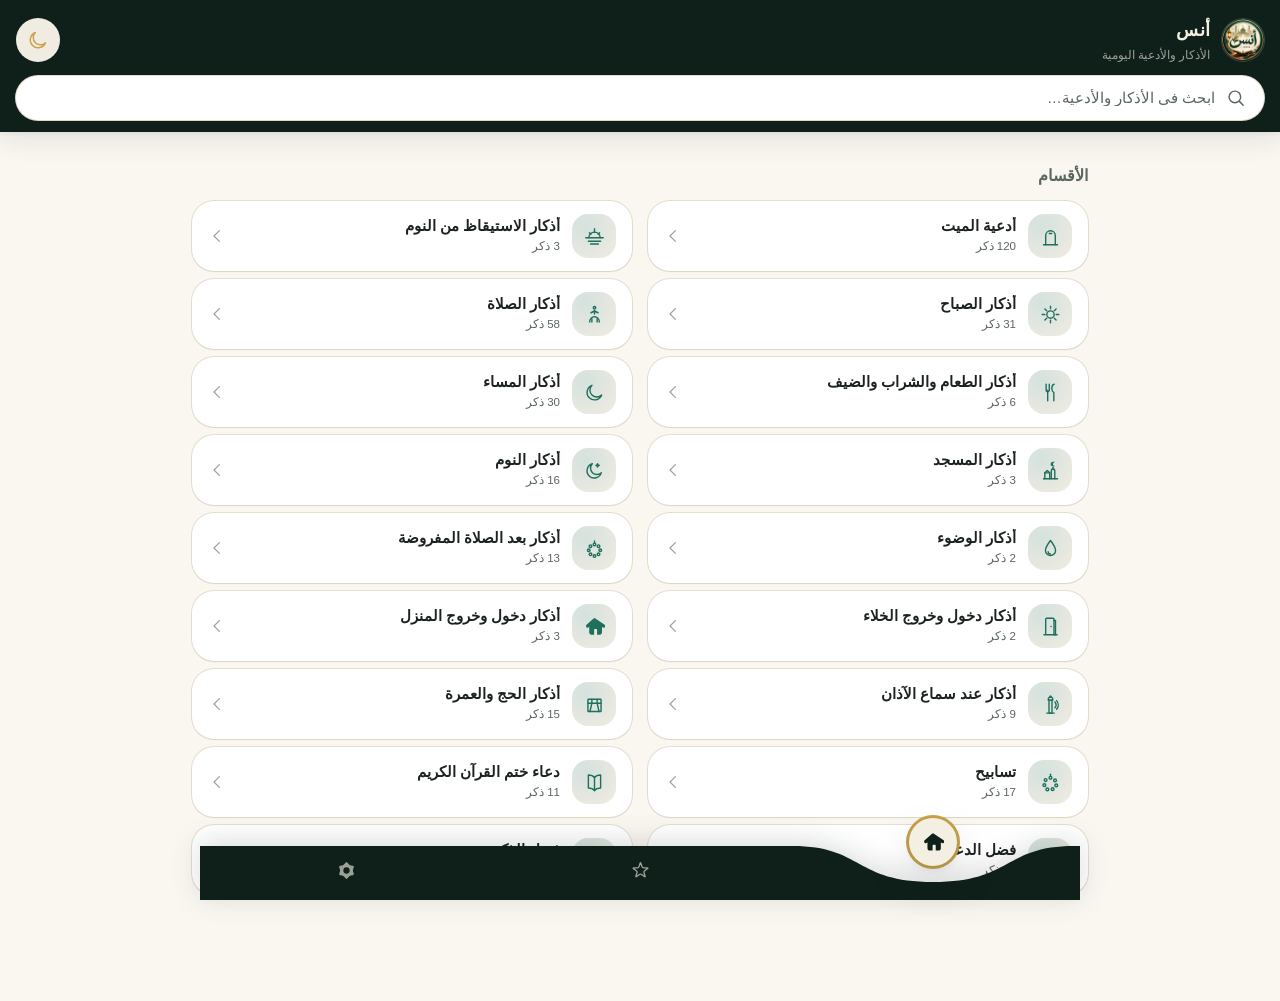
<file: index.html>
<!DOCTYPE html>
<html lang="ar" dir="rtl">
<head>
<meta charset="UTF-8" />
<meta name="viewport" content="width=device-width, initial-scale=1, viewport-fit=cover" />
<title>أنس - UNS | الأذكار والأدعية</title>
<meta name="description" content="تطبيق أنس للأذكار والأدعية اليومية، يعمل بالكامل بدون إنترنت." />
<meta name="theme-color" content="#0F1F1A" />
<link rel="manifest" href="manifest.json" />
<link rel="icon" href="assets/icons/favicon-48.png" type="image/png" sizes="48x48" />

<!-- iOS-specific PWA support: Safari ignores most of manifest.json, so "Add to Home
     Screen" relies on these meta tags for standalone mode, status bar style, the name
     shown under the icon, and an opaque (non-transparent) touch icon. -->
<meta name="apple-mobile-web-app-capable" content="yes" />
<meta name="apple-mobile-web-app-status-bar-style" content="black-translucent" />
<meta name="apple-mobile-web-app-title" content="أنس" />
<link rel="apple-touch-icon" href="assets/icons/apple-touch-icon.png" />
<link rel="stylesheet" href="css/main.css" />
<link rel="stylesheet" href="css/components.css" />
<link rel="stylesheet" href="css/home.css" />
<link rel="stylesheet" href="css/section.css" />
<link rel="stylesheet" href="css/dhikr.css" />
<link rel="stylesheet" href="css/settings.css" />
<link rel="stylesheet" href="css/responsive.css" />
</head>
<body>

<script>
  // Decode the path GitHub Pages' 404.html redirect trick encoded into the query string,
  // and restore the real URL before the router reads it. No-op on any normal host/route.
  (function (l) {
    if (l.search[1] !== '/') return;
    var decoded = l.search.slice(1).split('&').map(function (s) {
      return s.replace(/~and~/g, '&');
    }).join('?');
    window.history.replaceState(null, null, l.pathname.slice(0, -1) + decoded + l.hash);
  })(window.location);
</script>

<div id="app">
  <header class="app-header" id="appHeader" hidden>
    <button class="app-header__back" id="backBtn" aria-label="رجوع">
      <svg class="icon" aria-hidden="true"><use href="assets/icons/sprite.svg#icon-back"></use></svg>
    </button>
    <h1 class="app-header__title"></h1>
  </header>

  <header class="home-header" id="homeHeader" hidden>
    <div class="home-header__row">
      <div class="home-header__brand">
        <div class="home-header__mark">
          <img src="assets/icons/app-icon-192.png" alt="" width="42" height="42" />
        </div>
        <div>
          <p class="home-header__title">أنس</p>
          <p class="home-header__subtitle">الأذكار والأدعية اليومية</p>
        </div>
      </div>
      <button class="btn btn--icon home-header__theme" id="themeToggleBtn" aria-label="تبديل المظهر"></button>
    </div>
    <div class="search-field home-header__search" id="homeSearchField">
      <svg class="icon" aria-hidden="true"><use href="assets/icons/sprite.svg#icon-search"></use></svg>
      <input type="search" id="homeSearchInput" placeholder="ابحث في الأذكار والأدعية…" aria-label="بحث" />
    </div>
  </header>

  <main id="view" role="main"></main>

  <nav class="tabbar" aria-label="التنقل الرئيسي">
    <svg class="tabbar__wave" viewBox="0 0 300 82" preserveAspectRatio="none" aria-hidden="true">
      <path id="tabbarWavePath" d="M0,28 L202,28 C226,28 223,64 250,64 C277,64 274,28 298,28 L300,28 L300,82 L0,82 Z"></path>
    </svg>
    <div class="tabbar__items">
      <a class="tabbar__item is-active" data-route="home" href="/" data-route-link aria-label="الرئيسية">
        <span class="tabbar__bump">
          <svg class="icon" aria-hidden="true"><use href="assets/icons/sprite.svg#icon-home"></use></svg>
        </span>
      </a>
      <a class="tabbar__item" data-route="favorites" href="/favorites" data-route-link aria-label="المفضلة">
        <span class="tabbar__bump">
          <svg class="icon" aria-hidden="true"><use href="assets/icons/sprite.svg#icon-star"></use></svg>
        </span>
      </a>
      <a class="tabbar__item" data-route="settings" href="/settings" data-route-link aria-label="الإعدادات">
        <span class="tabbar__bump">
          <svg class="icon" aria-hidden="true"><use href="assets/icons/sprite.svg#icon-settings"></use></svg>
        </span>
      </a>
    </div>
  </nav>
</div>

<div class="toast" id="toast" role="status" aria-live="polite"></div>

<script type="module" src="js/app.js"></script>
</body>
</html>
</file>
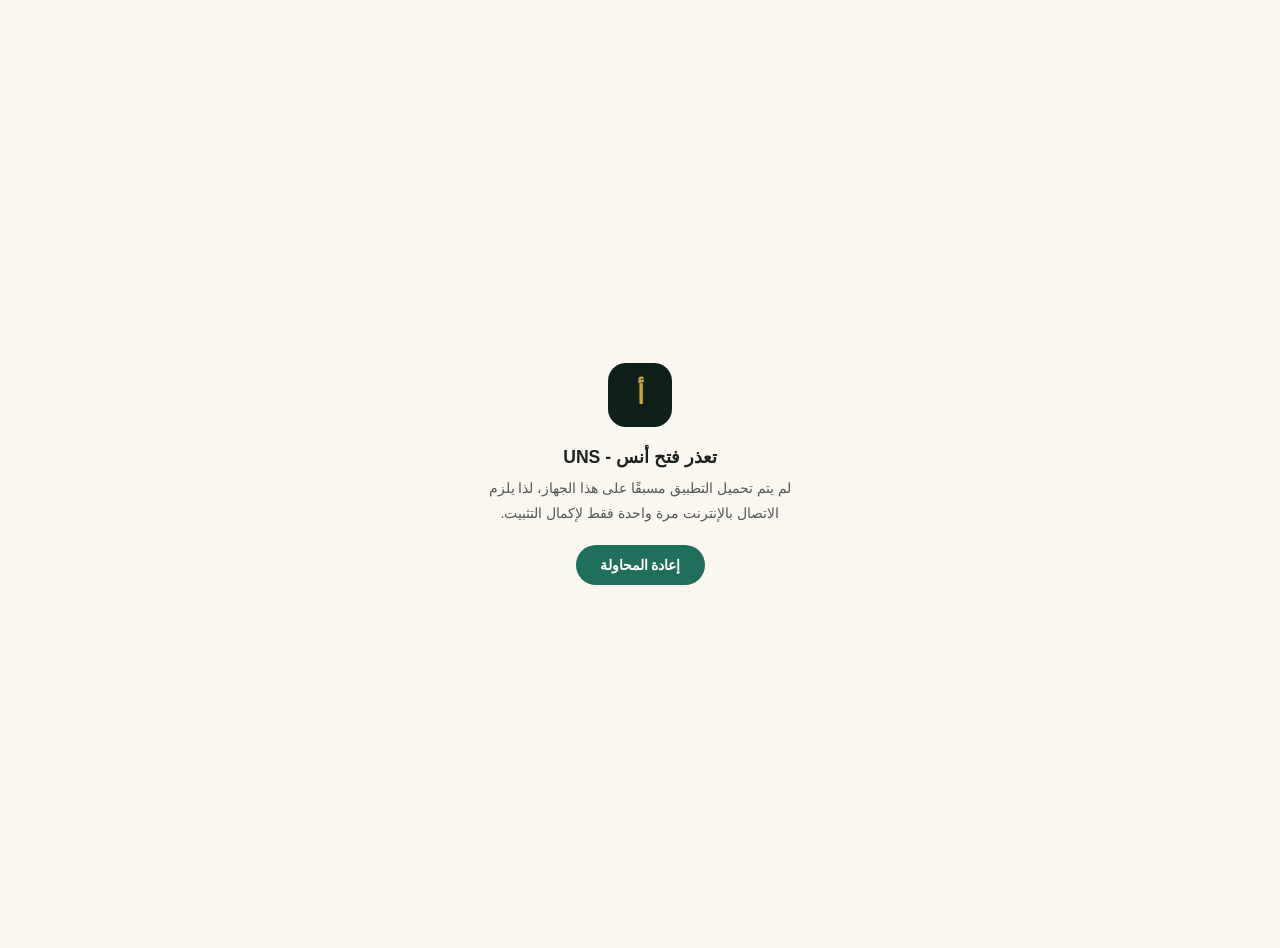
<file: offline.html>
<!DOCTYPE html>
<html lang="ar" dir="rtl">
<head>
<meta charset="UTF-8" />
<meta name="viewport" content="width=device-width, initial-scale=1" />
<title>غير متصل - أنس UNS</title>
<style>
  :root { color-scheme: light dark; }
  body {
    margin: 0;
    min-height: 100vh;
    display: flex;
    align-items: center;
    justify-content: center;
    background: #FAF7F1;
    color: #1C231F;
    font-family: "Segoe UI", Tahoma, "Geeza Pro", Arial, sans-serif;
    text-align: center;
    padding: 24px;
  }
  @media (prefers-color-scheme: dark) {
    body { background: #0D1512; color: #F1EFE6; }
  }
  .wrap { max-width: 340px; }
  .mark {
    width: 64px; height: 64px;
    border-radius: 18px;
    background: #0F1F1A;
    color: #C9A24B;
    display: flex; align-items: center; justify-content: center;
    font-size: 1.6rem;
    font-weight: 700;
    margin: 0 auto 20px;
  }
  h1 { font-size: 1.1rem; margin: 0 0 8px; }
  p { font-size: 0.9rem; opacity: 0.75; line-height: 1.7; margin: 0 0 20px; }
  button {
    border: none;
    background: #1F6F5C;
    color: #fff;
    padding: 12px 24px;
    border-radius: 999px;
    font-size: 0.9rem;
    font-weight: 600;
    cursor: pointer;
  }
</style>
</head>
<body>
  <div class="wrap">
    <div class="mark">أ</div>
    <h1>تعذر فتح أنس - UNS</h1>
    <p>لم يتم تحميل التطبيق مسبقًا على هذا الجهاز، لذا يلزم الاتصال بالإنترنت مرة واحدة فقط لإكمال التثبيت.</p>
    <button onclick="location.reload()">إعادة المحاولة</button>
  </div>
</body>
</html>
</file>
<file: css/main.css>
/* ==========================================================================
   أنس - UNS — Core tokens, reset, base typography
   ========================================================================== */

:root {
  /* Light palette — "ورق ومحبرة" calm paper & ink */
  --color-bg: #FAF7F1;
  --color-surface: #FFFFFF;
  --color-surface-2: #F1ECE1;
  --color-border: #E6DFCF;
  --color-text: #1C231F;
  --color-text-muted: #5B6660;
  --color-primary: #0F1F1A;
  --color-primary-2: #1F6F5C;
  --color-accent: #C9A24B;
  --color-accent-2: #B08A2E;
  --color-danger: #A6432F;

  /* Fixed brand identity colors — do NOT change with theme. Used only for identity
     surfaces (the sticky home header, the "continue reading" banner) so the app's
     visual signature stays constant whether the person is in light or dark mode. */
  --color-brand: #0F1F1A;
  --color-brand-2: #163A2E;
  --color-on-brand: #F4EFE3;
  --color-on-brand-soft: color-mix(in srgb, #F4EFE3 12%, transparent);
  --color-on-brand-border: color-mix(in srgb, #F4EFE3 18%, transparent);
  --color-on-brand-muted: color-mix(in srgb, #F4EFE3 62%, transparent);

  /* Fixed light text/icon color for content sitting on colored surfaces
     (filled buttons, active switches) that stay teal/gold in both themes. */
  --color-on-accent: #FCFBF6;

  /* Elevation — tinted with the brand ink rather than flat black, and layered
     (ambient + a tighter contact shadow) the way most refined native UIs do it,
     so raised surfaces read as lifted paper rather than a blurred drop-shadow. */
  --shadow-xs: 0 1px 2px rgba(15, 31, 26, 0.05);
  --shadow-sm: 0 1px 1px rgba(15, 31, 26, 0.04), 0 4px 10px rgba(15, 31, 26, 0.06);
  --shadow-md: 0 2px 4px rgba(15, 31, 26, 0.05), 0 10px 24px rgba(15, 31, 26, 0.08);
  --shadow-lg: 0 4px 10px rgba(15, 31, 26, 0.08), 0 22px 48px rgba(15, 31, 26, 0.14);

  --radius-sm: 10px;
  --radius-md: 16px;
  --radius-lg: 22px;
  --radius-xl: 28px;
  --radius-pill: 999px;

  --space-1: 4px;
  --space-2: 8px;
  --space-3: 12px;
  --space-4: 16px;
  --space-5: 24px;
  --space-6: 32px;
  --space-7: 48px;
  --space-8: 64px;

  --font-ui: "Segoe UI", "Tahoma", "Geeza Pro", "Noto Naskh Arabic", "Arial", sans-serif;
  --font-quran: "Traditional Arabic", "Amiri", "Noto Naskh Arabic", "Geeza Pro", "Segoe UI", serif;

  /* Type scale — a fixed ratio so every heading/body/caption in the app comes from
     one system instead of ad-hoc font-sizes scattered per component. */
  --fs-display: 1.65rem;
  --fs-title: 1.15rem;
  --fs-subtitle: 1rem;
  --fs-body: 0.92rem;
  --fs-caption: 0.8rem;
  --fs-micro: 0.72rem;
  --lh-tight: 1.25;
  --lh-normal: 1.55;
  --lh-relaxed: 1.9;

  --fs-root: 16px;
  --fs-scale: 1;
  --duration-fast: 140ms;
  --duration-med: 260ms;
  --duration-slow: 420ms;
  --ease-out: cubic-bezier(.16,.8,.3,1);
  --ease-spring: cubic-bezier(.34,1.56,.64,1);

  --header-h: 60px;
  --tabbar-h: 64px;
  color-scheme: light;
}

:root[data-theme="dark"] {
  --color-bg: #0D1512;
  --color-surface: #131E19;
  --color-surface-2: #1A2620;
  --color-border: #24332C;
  --color-text: #F1EFE6;
  --color-text-muted: #9AA79F;
  --color-primary: #F4EFE3;
  --color-primary-2: #4FA98C;
  --color-accent: #D8B65B;
  --color-accent-2: #E7C878;
  --shadow-xs: 0 1px 2px rgba(0, 0, 0, 0.25);
  --shadow-sm: 0 1px 1px rgba(0, 0, 0, 0.3), 0 4px 12px rgba(0, 0, 0, 0.28);
  --shadow-md: 0 2px 4px rgba(0, 0, 0, 0.32), 0 12px 28px rgba(0, 0, 0, 0.34);
  --shadow-lg: 0 4px 10px rgba(0, 0, 0, 0.38), 0 24px 52px rgba(0, 0, 0, 0.46);
  color-scheme: dark;
}

/* Font-size settings map to a root scale */
:root[data-font="sm"] { --fs-scale: 0.9; }
:root[data-font="md"] { --fs-scale: 1; }
:root[data-font="lg"] { --fs-scale: 1.15; }
:root[data-font="xl"] { --fs-scale: 1.3; }

*, *::before, *::after { box-sizing: border-box; }

/* The `hidden` attribute must always win over any component's own `display` rule
   (e.g. `.app-header { display: flex }`), or JS toggling `el.hidden = true` silently
   fails to hide the element — this is what causes stray/overlapping headers. */
[hidden] { display: none !important; }

html {
  font-size: calc(var(--fs-root) * var(--fs-scale));
  -webkit-text-size-adjust: 100%;
}

html, body {
  height: 100%;
}

body {
  margin: 0;
  background: var(--color-bg);
  color: var(--color-text);
  font-family: var(--font-ui);
  font-size: var(--fs-body);
  line-height: var(--lh-normal);
  overflow-x: hidden;
  -webkit-font-smoothing: antialiased;
  transition: background var(--duration-med) var(--ease-out), color var(--duration-med) var(--ease-out);
}

img, svg { display: block; max-width: 100%; }

button {
  font-family: inherit;
  color: inherit;
  background: none;
  border: none;
  cursor: pointer;
  -webkit-tap-highlight-color: transparent;
}

a { color: inherit; text-decoration: none; }

input, select {
  font-family: inherit;
  font-size: 1rem;
  color: inherit;
}

ul { list-style: none; margin: 0; padding: 0; }

.icon {
  width: 22px;
  height: 22px;
  fill: none;
  stroke: currentColor;
  stroke-width: 1.6;
  flex-shrink: 0;
}

:focus-visible {
  outline: 2px solid var(--color-accent);
  outline-offset: 2px;
  border-radius: var(--radius-sm);
}

/* App shell */
#app {
  min-height: 100%;
  display: flex;
  flex-direction: column;
}

.app-header {
  position: sticky;
  top: 0;
  z-index: 20;
  height: var(--header-h);
  display: flex;
  align-items: center;
  gap: var(--space-3);
  padding: 0 var(--space-4);
  background: color-mix(in srgb, var(--color-bg) 82%, transparent);
  backdrop-filter: blur(14px) saturate(1.4);
  -webkit-backdrop-filter: blur(14px) saturate(1.4);
  box-shadow: 0 1px 0 var(--color-border);
}

.app-header__back {
  width: 38px; height: 38px;
  display: flex; align-items: center; justify-content: center;
  border-radius: var(--radius-pill);
  transition: background var(--duration-fast) var(--ease-out), transform var(--duration-fast) var(--ease-out);
}
.app-header__back:hover { background: var(--color-surface-2); }
.app-header__back:active { transform: scale(0.9); }

.app-header__title {
  font-size: var(--fs-subtitle);
  font-weight: 700;
  letter-spacing: 0.1px;
  flex: 1;
  overflow: hidden;
  text-overflow: ellipsis;
  white-space: nowrap;
}

/* Sticky home header — always the fixed brand color regardless of light/dark theme,
   so the identity strip stays constant while the page content follows the theme. */
.home-header {
  position: sticky;
  top: 0;
  z-index: 20;
  background: var(--color-brand);
  padding: var(--space-4) var(--space-4) var(--space-3);
  display: flex;
  flex-direction: column;
  gap: var(--space-3);
  box-shadow: var(--shadow-md);
}

.home-header__row {
  display: flex;
  align-items: center;
  justify-content: space-between;
  gap: var(--space-3);
}

.home-header__brand {
  display: flex;
  align-items: center;
  gap: var(--space-3);
}

.home-header__mark {
  width: 42px; height: 42px;
  border-radius: var(--radius-pill);
  overflow: hidden;
  flex-shrink: 0;
  box-shadow: 0 0 0 1px var(--color-on-brand-border);
}
.home-header__mark img {
  width: 100%;
  height: 100%;
  object-fit: cover;
  display: block;
}

.home-header__title {
  margin: 0;
  font-size: var(--fs-title);
  font-weight: 800;
  color: var(--color-on-brand);
  letter-spacing: 0.2px;
}

.home-header__subtitle {
  margin: 2px 0 0;
  font-size: var(--fs-micro);
  color: var(--color-on-brand-muted);
}

.home-header__theme {
  background: var(--color-on-brand-soft);
  color: var(--color-accent);
  flex-shrink: 0;
  transition: background var(--duration-fast) var(--ease-out), transform var(--duration-fast) var(--ease-out);
}
.home-header__theme:active { transform: scale(0.9); }

.home-header__search {
  background: var(--color-on-brand-soft);
  border-color: var(--color-on-brand-border);
  box-shadow: none;
}
.home-header__search .icon { color: var(--color-on-brand-muted); }
.home-header__search input {
  color: var(--color-on-brand);
}
.home-header__search input::placeholder {
  color: var(--color-on-brand-muted);
}

main#view {
  flex: 1;
  padding-bottom: calc(var(--tabbar-h) + 18px + var(--space-5));
}

.container {
  max-width: 720px;
  margin: 0 auto;
  padding: 0 var(--space-4);
}

@media (prefers-reduced-motion: reduce) {
  *, *::before, *::after {
    animation-duration: 0.001ms !important;
    animation-iteration-count: 1 !important;
    transition-duration: 0.001ms !important;
    scroll-behavior: auto !important;
  }
}
</file>
<file: css/components.css>
/* ==========================================================================
   Reusable components
   ========================================================================== */

.btn {
  display: inline-flex;
  align-items: center;
  justify-content: center;
  gap: var(--space-2);
  padding: 11px 19px;
  border-radius: var(--radius-pill);
  font-size: var(--fs-caption);
  font-weight: 600;
  transition: transform var(--duration-fast) var(--ease-out), background var(--duration-fast) var(--ease-out), box-shadow var(--duration-fast) var(--ease-out);
}
.btn:active { transform: scale(0.95); }

.btn--ghost {
  background: var(--color-surface-2);
  color: var(--color-text);
}

.btn--outline {
  border: 1.5px solid var(--color-border);
  color: var(--color-text);
}

.btn--icon {
  width: 44px;
  height: 44px;
  border-radius: var(--radius-pill);
  padding: 0;
  background: var(--color-surface-2);
}
.btn--icon.is-active { background: var(--color-accent); color: var(--color-brand); box-shadow: var(--shadow-sm); }

/* Cards — shadow-only elevation (no border) for a lighter, "floating paper" feel */
.card {
  background: var(--color-surface);
  border-radius: var(--radius-lg);
  box-shadow: var(--shadow-xs), 0 0 0 1px var(--color-border);
  transition: box-shadow var(--duration-med) var(--ease-out), transform var(--duration-fast) var(--ease-out);
}

.card--pressable { cursor: pointer; }
.card--pressable:hover { box-shadow: var(--shadow-md), 0 0 0 1px var(--color-border); }
.card--pressable:active { transform: scale(0.98); box-shadow: var(--shadow-xs), 0 0 0 1px var(--color-border); }

/* Search field */
.search-field {
  display: flex;
  align-items: center;
  gap: var(--space-2);
  background: var(--color-surface);
  border-radius: var(--radius-pill);
  padding: 11px 17px;
  box-shadow: var(--shadow-xs), 0 0 0 1px var(--color-border);
  transition: box-shadow var(--duration-fast) var(--ease-out);
}
.search-field:focus-within { box-shadow: var(--shadow-sm), 0 0 0 1.5px var(--color-accent); }
.search-field .icon { color: var(--color-text-muted); }
.search-field input {
  flex: 1;
  background: none;
  border: none;
  outline: none;
  color: var(--color-text);
  font-size: var(--fs-body);
}
.search-field input::placeholder { color: var(--color-text-muted); }

/* Empty state */
.empty-state {
  display: flex;
  flex-direction: column;
  align-items: center;
  text-align: center;
  gap: var(--space-4);
  padding: var(--space-8) var(--space-4);
  color: var(--color-text-muted);
}
.empty-state .icon-wrap {
  width: 68px; height: 68px;
  border-radius: 50%;
  background: var(--color-surface-2);
  display: flex; align-items: center; justify-content: center;
}
.empty-state .icon {
  width: 30px; height: 30px;
  color: var(--color-accent-2);
}
.empty-state p { margin: 0; font-size: var(--fs-body); max-width: 32ch; line-height: var(--lh-normal); }

/* Tab bar — floating "notch" style: the bar's top edge dips into a smooth valley
   under the active tab, with that tab's icon rising into a circle inside the dip.
   The wave SVG's viewBox height MUST equal its rendered CSS height exactly (both 82
   here) — mismatched values silently squash the curve's vertical depth via
   preserveAspectRatio="none", which is what made an earlier version look flat.
   The notch position is swapped per active tab in JS (see UI.setActiveTab). */
.tabbar {
  position: fixed;
  inset-inline: 0;
  bottom: 0;
  z-index: 30;
  height: calc(var(--tabbar-h) + 18px);
  padding-bottom: env(safe-area-inset-bottom, 0);
}

.tabbar__wave {
  position: absolute;
  inset: 0;
  width: 100%;
  height: calc(var(--tabbar-h) + 18px);
  display: block;
  filter: drop-shadow(0 -4px 14px rgba(15, 31, 26, 0.16));
}
.tabbar__wave path {
  fill: var(--color-brand);
  transition: d var(--duration-med) var(--ease-out);
}

.tabbar__items {
  position: relative;
  z-index: 1;
  display: grid;
  grid-template-columns: repeat(3, 1fr);
  height: 100%;
}

.tabbar__item {
  display: flex;
  align-items: flex-end;
  justify-content: center;
  height: 100%;
  padding-bottom: 13px;
}

.tabbar__bump {
  display: flex;
  align-items: center;
  justify-content: center;
  width: 34px;
  height: 34px;
  border-radius: 50%;
  color: var(--color-on-brand-muted);
  transition: width var(--duration-med) var(--ease-spring), height var(--duration-med) var(--ease-spring),
              transform var(--duration-med) var(--ease-spring), background var(--duration-fast) var(--ease-out),
              color var(--duration-fast) var(--ease-out), box-shadow var(--duration-fast) var(--ease-out);
}
.tabbar__bump .icon { width: 21px; height: 21px; }

.tabbar__item.is-active .tabbar__bump {
  width: 48px;
  height: 48px;
  background: var(--color-on-brand);
  color: var(--color-brand);
  transform: translateY(-21px);
  box-shadow: var(--shadow-lg), 0 0 0 3px var(--color-accent);
}
.tabbar__item.is-active .tabbar__bump .icon { width: 22px; height: 22px; stroke-width: 1.8; }

/* Toast */
.toast {
  position: fixed;
  bottom: calc(var(--tabbar-h) + 18px + var(--space-4));
  left: 50%;
  transform: translateX(-50%) translateY(20px);
  background: var(--color-primary);
  color: var(--color-bg);
  padding: 11px 20px;
  border-radius: var(--radius-pill);
  font-size: var(--fs-caption);
  font-weight: 500;
  box-shadow: var(--shadow-lg);
  z-index: 50;
  opacity: 0;
  pointer-events: none;
  transition: opacity var(--duration-med) var(--ease-out), transform var(--duration-med) var(--ease-spring);
}
.toast.is-visible {
  opacity: 1;
  transform: translateX(-50%) translateY(0);
}

/* Switch */
.switch {
  position: relative;
  width: 46px;
  height: 26px;
  border-radius: var(--radius-pill);
  background: var(--color-surface-2);
  border: 1px solid var(--color-border);
  flex-shrink: 0;
  transition: background var(--duration-fast);
}
.switch::after {
  content: "";
  position: absolute;
  top: 2px;
  right: 2px;
  width: 20px; height: 20px;
  border-radius: 50%;
  background: var(--color-surface);
  box-shadow: var(--shadow-sm);
  transition: transform var(--duration-med) var(--ease-out);
}
.switch.is-on { background: var(--color-primary-2); border-color: var(--color-primary-2); }
.switch.is-on::after { transform: translateX(-20px); background: var(--color-on-accent); }

/* Section label */
.section-label {
  display: flex;
  align-items: center;
  justify-content: space-between;
  margin: var(--space-6) 0 var(--space-3);
}
.section-label h2 {
  font-size: var(--fs-subtitle);
  margin: 0;
  color: var(--color-text-muted);
  font-weight: 700;
}
</file>
<file: css/home.css>
/* ==========================================================================
   Home screen
   ========================================================================== */

/* Continue reading banner — same fixed brand surface as the home header, for a
   consistent identity accent regardless of light/dark theme. */
.continue-card {
  display: flex;
  align-items: center;
  gap: var(--space-4);
  padding: var(--space-4);
  margin-top: var(--space-4);
  background: linear-gradient(135deg, var(--color-brand) 0%, var(--color-brand-2) 100%);
  color: var(--color-on-brand);
  border-radius: var(--radius-xl);
}

.continue-card__icon {
  width: 44px; height: 44px;
  border-radius: var(--radius-pill);
  background: var(--color-on-brand-soft);
  border: 1px solid var(--color-on-brand-border);
  display: flex; align-items: center; justify-content: center;
  color: var(--color-accent);
  flex-shrink: 0;
}
.continue-card__icon .icon { width: 20px; height: 20px; }
.continue-card__body { flex: 1; min-width: 0; }
.continue-card__label {
  font-size: var(--fs-micro);
  color: var(--color-on-brand-muted);
  margin: 0 0 2px;
}
.continue-card__title {
  font-size: var(--fs-body);
  font-weight: 700;
  margin: 0;
  overflow: hidden;
  text-overflow: ellipsis;
  white-space: nowrap;
}
.continue-card__progress {
  margin-top: var(--space-2);
  height: 4px;
  border-radius: var(--radius-pill);
  background: var(--color-on-brand-soft);
  overflow: hidden;
}
.continue-card__progress span {
  display: block;
  height: 100%;
  background: var(--color-accent);
  border-radius: inherit;
  transition: width var(--duration-med) var(--ease-out);
}

/* Sections list — a clean, scannable row list (icon badge + title + count + chevron)
   rather than a dense icon grid, so longer Arabic section titles never crowd or crop. */
.sections-list {
  display: flex;
  flex-direction: column;
  gap: var(--space-2);
}

.section-row {
  display: flex;
  align-items: center;
  gap: var(--space-3);
  padding: 13px var(--space-4);
}

.section-row__icon {
  width: 44px; height: 44px;
  flex-shrink: 0;
  border-radius: var(--radius-md);
  background: radial-gradient(circle at 30% 25%, color-mix(in srgb, var(--color-primary-2) 20%, transparent), var(--color-surface-2));
  display: flex; align-items: center; justify-content: center;
  color: var(--color-primary-2);
}
.section-row__icon .icon { width: 21px; height: 21px; }

.section-row__body { flex: 1; min-width: 0; }
.section-row__title {
  font-size: var(--fs-body);
  font-weight: 700;
  margin: 0;
  line-height: var(--lh-tight);
  overflow: hidden;
  text-overflow: ellipsis;
  white-space: nowrap;
}
.section-row__count {
  font-size: var(--fs-micro);
  color: var(--color-text-muted);
  margin: 3px 0 0;
}

.section-row__chevron {
  width: 18px; height: 18px;
  color: var(--color-text-muted);
  flex-shrink: 0;
  opacity: 0.6;
}

/* Favorites strip on home */
.fav-strip {
  display: flex;
  gap: var(--space-3);
  overflow-x: auto;
  padding-bottom: var(--space-2);
  scrollbar-width: none;
}
.fav-strip::-webkit-scrollbar { display: none; }

.fav-chip {
  flex: 0 0 auto;
  max-width: 220px;
  padding: var(--space-3) var(--space-4);
  display: flex;
  flex-direction: column;
  gap: 4px;
}
.fav-chip__title {
  font-size: var(--fs-caption);
  font-weight: 700;
  white-space: nowrap;
  overflow: hidden;
  text-overflow: ellipsis;
}
.fav-chip__section {
  font-size: var(--fs-micro);
  color: var(--color-text-muted);
}
</file>
<file: css/section.css>
/* ==========================================================================
   Section screen / Favorites screen — list of dhikr items
   ========================================================================== */

.section-intro {
  padding: var(--space-4) 0 var(--space-2);
  color: var(--color-text-muted);
  font-size: var(--fs-caption);
  line-height: var(--lh-normal);
}

.dhikr-list {
  display: flex;
  flex-direction: column;
  gap: var(--space-2);
  padding-bottom: var(--space-5);
}

.dhikr-item-wrap {
  position: relative;
}

.dhikr-item {
  display: flex;
  align-items: center;
  gap: var(--space-3);
  padding: 13px var(--space-4);
}

.dhikr-item__stretch-link {
  position: absolute;
  inset: 0;
  z-index: 1;
  border-radius: inherit;
}

.dhikr-item__index {
  width: 32px; height: 32px;
  border-radius: var(--radius-pill);
  background: var(--color-surface-2);
  color: var(--color-text-muted);
  display: flex; align-items: center; justify-content: center;
  font-size: var(--fs-micro);
  font-weight: 700;
  flex-shrink: 0;
  transition: background var(--duration-med) var(--ease-out), color var(--duration-med) var(--ease-out);
}
.dhikr-item__index .icon { width: 15px; height: 15px; }
.dhikr-item__index.is-done {
  background: color-mix(in srgb, var(--color-primary-2) 18%, transparent);
  color: var(--color-primary-2);
}

.dhikr-item__body { flex: 1; min-width: 0; }
.dhikr-item__title {
  font-size: var(--fs-body);
  font-weight: 700;
  margin: 0 0 3px;
  line-height: var(--lh-tight);
}
.dhikr-item__excerpt {
  font-size: var(--fs-caption);
  color: var(--color-text-muted);
  margin: 0;
  overflow: hidden;
  text-overflow: ellipsis;
  white-space: nowrap;
}

.dhikr-item__meta {
  display: flex;
  align-items: center;
  gap: var(--space-2);
  flex-shrink: 0;
}

.dhikr-item__count {
  font-size: var(--fs-micro);
  color: var(--color-accent-2);
  background: color-mix(in srgb, var(--color-accent) 16%, transparent);
  padding: 3px 10px;
  border-radius: var(--radius-pill);
  font-weight: 700;
}

.fav-btn {
  position: relative;
  z-index: 2;
  width: 36px; height: 36px;
  border-radius: var(--radius-pill);
  display: flex; align-items: center; justify-content: center;
  color: var(--color-text-muted);
  transition: color var(--duration-fast) var(--ease-out), transform var(--duration-fast) var(--ease-spring);
}
.fav-btn.is-active { color: var(--color-accent); }
.fav-btn:active { transform: scale(0.82); }
.fav-btn .icon { width: 19px; height: 19px; }

/* Search results screen reuses dhikr-list, with section tag */
.dhikr-item__section-tag {
  font-size: var(--fs-micro);
  color: var(--color-primary-2);
  margin-inline-start: var(--space-2);
}
</file>
<file: css/dhikr.css>
/* ==========================================================================
   Dhikr full-screen reading + counter
   ========================================================================== */

.dhikr-view {
  display: flex;
  flex-direction: column;
  min-height: calc(100vh - var(--header-h));
  padding: var(--space-5) var(--space-4) var(--space-6);
}

.dhikr-view__top {
  display: flex;
  align-items: center;
  justify-content: space-between;
  margin-bottom: var(--space-5);
}

.dhikr-progress {
  display: flex;
  align-items: center;
  gap: var(--space-2);
  font-size: var(--fs-caption);
  color: var(--color-text-muted);
  font-variant-numeric: tabular-nums;
}

.dhikr-progress__track {
  width: 90px;
  height: 5px;
  border-radius: var(--radius-pill);
  background: var(--color-surface-2);
  overflow: hidden;
}
.dhikr-progress__track span {
  display: block;
  height: 100%;
  background: var(--color-primary-2);
  border-radius: inherit;
  transition: width var(--duration-med) var(--ease-out);
}

.dhikr-text-wrap {
  flex: 1;
  display: flex;
  align-items: center;
  justify-content: center;
  padding: var(--space-4) 0;
}

.dhikr-text {
  font-family: var(--font-quran);
  font-size: clamp(1.4rem, 5vw, 2.1rem);
  line-height: var(--lh-relaxed);
  text-align: center;
  color: var(--color-text);
  max-width: 60ch;
  transition: opacity var(--duration-med) var(--ease-out);
}

.dhikr-title {
  text-align: center;
  font-size: var(--fs-subtitle);
  font-weight: 700;
  color: var(--color-text-muted);
  margin: 0 0 var(--space-2);
}

.dhikr-controls {
  display: flex;
  flex-direction: column;
  align-items: center;
  gap: var(--space-5);
}

/* Progress ring — a real conic-gradient arc (not just a static border) that fills in
   as the counter advances, registered via @property so the arc animates smoothly
   instead of snapping between values. */
@property --dhikr-progress {
  syntax: '<number>';
  inherits: true;
  initial-value: 0;
}

.dhikr-counter-ring {
  --dhikr-progress: 0;
  position: relative;
  width: 176px;
  height: 176px;
  display: flex;
  align-items: center;
  justify-content: center;
  border-radius: 50%;
  background: conic-gradient(var(--color-accent) calc(var(--dhikr-progress) * 360deg), var(--color-surface-2) 0deg);
  transition: --dhikr-progress var(--duration-slow) var(--ease-out);
}
.dhikr-counter-ring::before {
  content: "";
  position: absolute;
  inset: 8px;
  border-radius: 50%;
  background: var(--color-bg);
}

.dhikr-counter-btn {
  width: 156px; height: 156px;
  border-radius: 50%;
  background: var(--color-primary);
  color: var(--color-bg);
  display: flex;
  flex-direction: column;
  align-items: center;
  justify-content: center;
  box-shadow: var(--shadow-lg);
  transition: transform var(--duration-fast) var(--ease-spring), background var(--duration-med) var(--ease-out), box-shadow var(--duration-med) var(--ease-out);
  position: relative;
  z-index: 1;
}
.dhikr-counter-btn:active { transform: scale(0.93); }
.dhikr-counter-btn__num {
  font-size: 2.5rem;
  font-weight: 800;
  line-height: 1;
  font-variant-numeric: tabular-nums;
}
.dhikr-counter-btn__target {
  font-size: var(--fs-caption);
  opacity: 0.7;
  margin-top: 4px;
}
.dhikr-counter-btn.is-complete {
  background: var(--color-primary-2);
  box-shadow: var(--shadow-lg), 0 0 0 5px color-mix(in srgb, var(--color-accent) 25%, transparent);
}
.dhikr-counter-btn.pulse {
  animation: dhikr-pulse 420ms var(--ease-spring);
}
@keyframes dhikr-pulse {
  0% { transform: scale(1); }
  45% { transform: scale(1.1); }
  100% { transform: scale(1); }
}

.dhikr-secondary-row {
  display: flex;
  align-items: center;
  gap: var(--space-4);
}

.dhikr-nav-row {
  display: flex;
  align-items: center;
  justify-content: space-between;
  gap: var(--space-3);
  margin-top: var(--space-6);
}
.dhikr-nav-row .btn { flex: 1; }
.dhikr-nav-row .btn:disabled { opacity: 0.4; pointer-events: none; }

.dhikr-complete-banner {
  display: flex;
  align-items: center;
  justify-content: center;
  gap: var(--space-2);
  color: var(--color-primary-2);
  font-size: var(--fs-caption);
  font-weight: 700;
  margin-top: var(--space-3);
  opacity: 0;
  transform: translateY(6px);
  transition: opacity var(--duration-med) var(--ease-out), transform var(--duration-med) var(--ease-spring);
}
.dhikr-complete-banner.is-visible {
  opacity: 1;
  transform: translateY(0);
}
</file>
<file: css/settings.css>
/* ==========================================================================
   Settings screen
   ========================================================================== */

.settings-group {
  margin-bottom: var(--space-6);
}

.settings-group__title {
  font-size: var(--fs-micro);
  font-weight: 700;
  color: var(--color-text-muted);
  margin: 0 0 var(--space-2);
  padding: 0 4px;
}

.settings-list {
  background: var(--color-surface);
  border-radius: var(--radius-lg);
  box-shadow: var(--shadow-xs), 0 0 0 1px var(--color-border);
  overflow: hidden;
}

.settings-row {
  display: flex;
  align-items: center;
  justify-content: space-between;
  gap: var(--space-3);
  padding: 13px var(--space-4);
  border-bottom: 1px solid var(--color-border);
  transition: background var(--duration-fast) var(--ease-out);
}
.settings-row:last-child { border-bottom: none; }
button.settings-row:hover { background: var(--color-surface-2); }
button.settings-row:active { background: var(--color-surface-2); }

.settings-row--stack {
  flex-direction: column;
  align-items: stretch;
  gap: var(--space-3);
}

.settings-row__label {
  display: flex;
  flex-direction: column;
  gap: 2px;
}
.settings-row__label span:first-child {
  display: inline-flex;
  align-items: center;
  gap: 6px;
  font-size: var(--fs-body);
  font-weight: 600;
}
.settings-row__label span:first-child .icon {
  width: 17px; height: 17px;
  color: var(--color-text-muted);
}
.settings-row__hint {
  font-size: var(--fs-caption);
  color: var(--color-text-muted);
  display: inline-flex;
  align-items: center;
  gap: 3px;
  flex-wrap: wrap;
}
.settings-row__hint .icon {
  width: 13px; height: 13px;
  vertical-align: middle;
}

.segmented {
  display: flex;
  background: var(--color-surface-2);
  border-radius: var(--radius-pill);
  padding: 3px;
  gap: 2px;
}
.segmented button {
  display: inline-flex;
  align-items: center;
  justify-content: center;
  flex: 1;
  min-width: 0;
  gap: 4px;
  padding: 8px 4px;
  border-radius: var(--radius-pill);
  font-size: var(--fs-caption);
  font-weight: 600;
  color: var(--color-text-muted);
  white-space: nowrap;
  transition: background var(--duration-fast) var(--ease-out), color var(--duration-fast) var(--ease-out);
}
.segmented button span {
  overflow: hidden;
  text-overflow: ellipsis;
}
.segmented button .icon {
  width: 15px; height: 15px;
  stroke-width: 1.8;
  flex-shrink: 0;
}
.segmented button.is-active {
  background: var(--color-primary);
  color: var(--color-bg);
  box-shadow: var(--shadow-sm);
}

.settings-row--danger .settings-row__label span:first-child { color: var(--color-danger); }

.app-about {
  text-align: center;
  color: var(--color-text-muted);
  font-size: var(--fs-caption);
  padding: var(--space-5) 0;
}
</file>
<file: css/responsive.css>
/* ==========================================================================
   Responsive adjustments
   ========================================================================== */

@media (min-width: 640px) {
  .container { padding: 0 var(--space-6); }
}

@media (min-width: 900px) {
  .sections-list { display: grid; grid-template-columns: repeat(2, 1fr); gap: var(--space-2) var(--space-4); }
  .container { max-width: 880px; }

  .tabbar {
    inset-inline: 0;
    max-width: 880px;
    margin: 0 auto;
  }

  .dhikr-text { font-size: 2.2rem; }
}

@media (max-width: 360px) {
  .dhikr-counter-ring { width: 152px; height: 152px; }
  .dhikr-counter-btn { width: 132px; height: 132px; }
  .dhikr-counter-btn__num { font-size: 2rem; }
}

@media (min-width: 1100px) {
  .container { max-width: 960px; }
}
</file>
